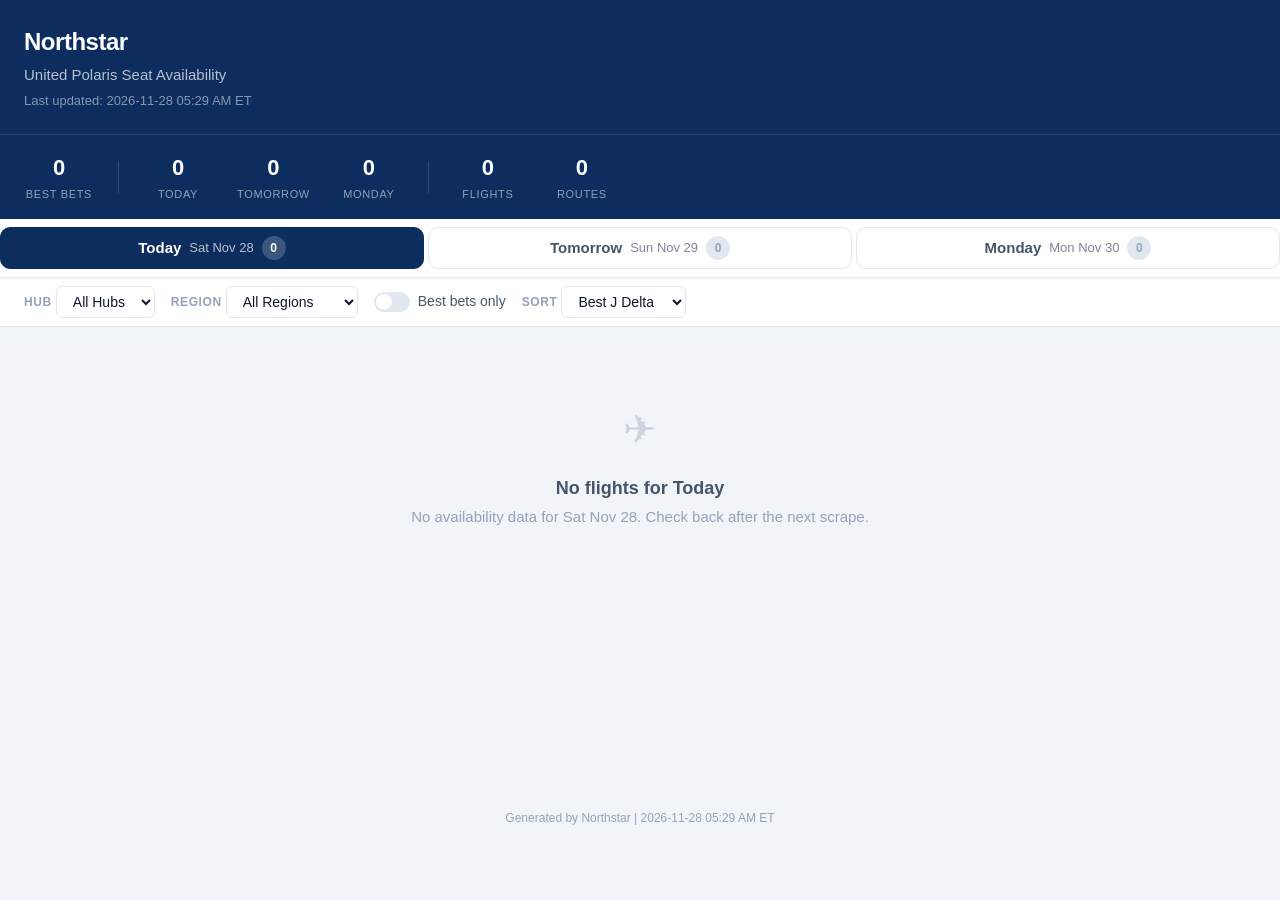
<file: index.html>
<!DOCTYPE html>
<html lang="en">
<head>
  <meta charset="UTF-8">
  <meta name="viewport" content="width=device-width, initial-scale=1.0">
  <title>Northstar — United Seat Availability</title>
  <link rel="stylesheet" href="style.css">
</head>
<body>

  <!-- Header -->
  <header class="site-header">
    <div class="container">
      <h1 class="site-title">Northstar</h1>
      <p class="site-subtitle">United Polaris Seat Availability</p>
      <p class="site-timestamp">Last updated: 2026-11-28 05:29 AM ET</p>
    </div>
  </header>

  <!-- Summary Strip -->
  <div class="summary-strip">
    <div class="container summary-strip__inner">
      <div class="summary-stat">
        <span class="summary-stat__value">0</span>
        <span class="summary-stat__label">Best Bets</span>
      </div>
      <div class="summary-divider"></div>
      
      <div class="summary-stat">
        <span class="summary-stat__value">0</span>
        <span class="summary-stat__label">Today</span>
      </div>
      
      <div class="summary-stat">
        <span class="summary-stat__value">0</span>
        <span class="summary-stat__label">Tomorrow</span>
      </div>
      
      <div class="summary-stat">
        <span class="summary-stat__value">0</span>
        <span class="summary-stat__label">Monday</span>
      </div>
      
      <div class="summary-divider"></div>
      <div class="summary-stat">
        <span class="summary-stat__value">0</span>
        <span class="summary-stat__label">Flights</span>
      </div>
      <div class="summary-stat">
        <span class="summary-stat__value">0</span>
        <span class="summary-stat__label">Routes</span>
      </div>
    </div>
  </div>

  <!-- Day Tabs (sticky) -->
  <nav class="day-tabs" id="day-tabs">
    <div class="container day-tabs__inner">
      
      <button
        class="day-tab day-tab--active"
        data-day="0"
        onclick="switchDay(0)"
      >
        <span class="day-tab__label">Today</span>
        <span class="day-tab__date">Sat Nov 28</span>
        <span class="day-tab__badge ">
          0
        </span>
      </button>
      
      <button
        class="day-tab "
        data-day="1"
        onclick="switchDay(1)"
      >
        <span class="day-tab__label">Tomorrow</span>
        <span class="day-tab__date">Sun Nov 29</span>
        <span class="day-tab__badge ">
          0
        </span>
      </button>
      
      <button
        class="day-tab "
        data-day="2"
        onclick="switchDay(2)"
      >
        <span class="day-tab__label">Monday</span>
        <span class="day-tab__date">Mon Nov 30</span>
        <span class="day-tab__badge ">
          0
        </span>
      </button>
      
    </div>
  </nav>

  <!-- Filter Bar -->
  <div class="filter-bar">
    <div class="container filter-bar__inner">
      <div class="filter-group">
        <label class="filter-label" for="hub-filter">Hub</label>
        <select id="hub-filter" class="filter-select" onchange="applyFilters()">
          <option value="all">All Hubs</option>
          
        </select>
      </div>

      <div class="filter-group">
        <label class="filter-label" for="region-filter">Region</label>
        <select id="region-filter" class="filter-select" onchange="applyFilters()">
          <option value="all">All Regions</option>
          
          <option value="africa">Africa</option>
          
          <option value="asia">Asia</option>
          
          <option value="europe">Europe</option>
          
          <option value="latin_america">Latin America</option>
          
          <option value="middle_east">Middle East</option>
          
          <option value="oceania">Oceania</option>
          
        </select>
      </div>

      <div class="filter-group">
        <label class="toggle">
          <input type="checkbox" id="best-bets-toggle" onchange="applyFilters()">
          <span class="toggle__slider"></span>
          <span class="toggle__label">Best bets only</span>
        </label>
      </div>

      <div class="filter-group">
        <label class="filter-label" for="sort-select">Sort</label>
        <select id="sort-select" class="filter-select" onchange="applySort()">
          <option value="delta-desc">Best J Delta</option>
          <option value="route-asc">Route Name</option>
          <option value="flights-desc">Flight Count</option>
        </select>
      </div>
    </div>
  </div>

  <!-- Day Panels -->
  <main class="container main-content">
    
    <div
      class="day-panel day-panel--active"
      id="day-panel-0"
      data-day="0"
    >
      
      <div class="empty-state">
        <div class="empty-state__icon">&#9992;</div>
        <p class="empty-state__title">No flights for Today</p>
        <p class="empty-state__text">No availability data for Sat Nov 28. Check back after the next scrape.</p>
      </div>
      
    </div>
    
    <div
      class="day-panel "
      id="day-panel-1"
      data-day="1"
    >
      
      <div class="empty-state">
        <div class="empty-state__icon">&#9992;</div>
        <p class="empty-state__title">No flights for Tomorrow</p>
        <p class="empty-state__text">No availability data for Sun Nov 29. Check back after the next scrape.</p>
      </div>
      
    </div>
    
    <div
      class="day-panel "
      id="day-panel-2"
      data-day="2"
    >
      
      <div class="empty-state">
        <div class="empty-state__icon">&#9992;</div>
        <p class="empty-state__title">No flights for Monday</p>
        <p class="empty-state__text">No availability data for Mon Nov 30. Check back after the next scrape.</p>
      </div>
      
    </div>
    
  </main>

  <footer class="site-footer">
    <p>Generated by Northstar | 2026-11-28 05:29 AM ET</p>
  </footer>

  <script>
  var currentDay = 0;

  function switchDay(dayIndex) {
    currentDay = dayIndex;
    document.querySelectorAll('.day-tab').forEach(function(tab) {
      tab.classList.toggle('day-tab--active', parseInt(tab.dataset.day) === dayIndex);
    });
    document.querySelectorAll('.day-panel').forEach(function(panel) {
      panel.classList.toggle('day-panel--active', parseInt(panel.dataset.day) === dayIndex);
    });
    applyFilters();
  }

  function applyFilters() {
    var hub = document.getElementById('hub-filter').value;
    var region = document.getElementById('region-filter').value;
    var bestOnly = document.getElementById('best-bets-toggle').checked;
    var panel = document.getElementById('day-panel-' + currentDay);
    if (!panel) return;

    var groups = panel.querySelectorAll('.route-group');
    var visibleCount = 0;

    groups.forEach(function(group) {
      var matchHub = hub === 'all' || group.dataset.hub === hub;
      var matchRegion = region === 'all' || group.dataset.region === region;
      var matchBest = !bestOnly || parseInt(group.dataset.delta) >= 3;
      var visible = matchHub && matchRegion && matchBest;
      group.style.display = visible ? '' : 'none';
      if (visible) visibleCount++;
    });

    var emptyState = panel.querySelector('.empty-state--filtered');
    if (visibleCount === 0 && groups.length > 0) {
      if (!emptyState) {
        emptyState = document.createElement('div');
        emptyState.className = 'empty-state empty-state--filtered';
        emptyState.innerHTML = '<div class="empty-state__icon">&#128269;</div>'
          + '<p class="empty-state__title">No matching routes</p>'
          + '<p class="empty-state__text">Try adjusting your filters.</p>';
        var list = panel.querySelector('.route-list');
        if (list) list.after(emptyState);
      }
      emptyState.style.display = '';
    } else if (emptyState) {
      emptyState.style.display = 'none';
    }
  }

  function applySort() {
    var sortValue = document.getElementById('sort-select').value;
    var panel = document.getElementById('day-panel-' + currentDay);
    if (!panel) return;

    var list = panel.querySelector('.route-list');
    if (!list) return;

    var groups = Array.from(list.querySelectorAll('.route-group'));
    groups.sort(function(a, b) {
      switch (sortValue) {
        case 'delta-desc':
          return parseInt(b.dataset.delta) - parseInt(a.dataset.delta);
        case 'route-asc':
          return a.dataset.route.localeCompare(b.dataset.route);
        case 'flights-desc':
          return parseInt(b.dataset.flights) - parseInt(a.dataset.flights);
        default:
          return 0;
      }
    });
    groups.forEach(function(g) { list.appendChild(g); });
  }
  </script>
</body>
</html>
</file>
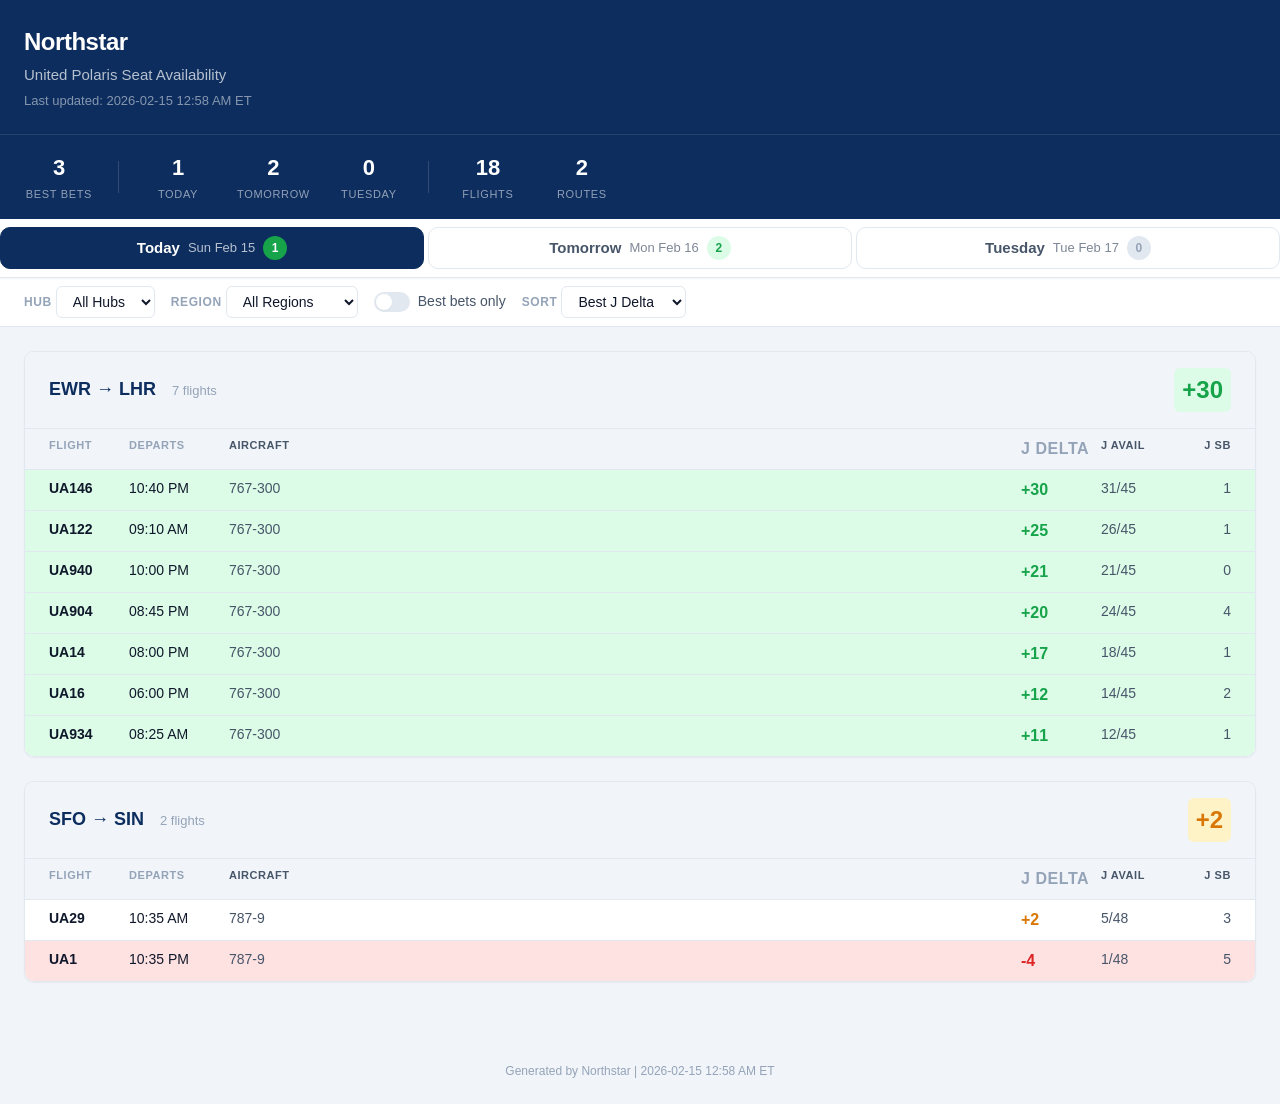
<file: docs/index.html>
<!DOCTYPE html>
<html lang="en">
<head>
  <meta charset="UTF-8">
  <meta name="viewport" content="width=device-width, initial-scale=1.0">
  <title>Northstar — United Seat Availability</title>
  <link rel="stylesheet" href="style.css">
</head>
<body>

  <!-- Header -->
  <header class="site-header">
    <div class="container">
      <h1 class="site-title">Northstar</h1>
      <p class="site-subtitle">United Polaris Seat Availability</p>
      <p class="site-timestamp">Last updated: 2026-02-15 12:58 AM ET</p>
    </div>
  </header>

  <!-- Summary Strip -->
  <div class="summary-strip">
    <div class="container summary-strip__inner">
      <div class="summary-stat">
        <span class="summary-stat__value">3</span>
        <span class="summary-stat__label">Best Bets</span>
      </div>
      <div class="summary-divider"></div>
      
      <div class="summary-stat">
        <span class="summary-stat__value">1</span>
        <span class="summary-stat__label">Today</span>
      </div>
      
      <div class="summary-stat">
        <span class="summary-stat__value">2</span>
        <span class="summary-stat__label">Tomorrow</span>
      </div>
      
      <div class="summary-stat">
        <span class="summary-stat__value">0</span>
        <span class="summary-stat__label">Tuesday</span>
      </div>
      
      <div class="summary-divider"></div>
      <div class="summary-stat">
        <span class="summary-stat__value">18</span>
        <span class="summary-stat__label">Flights</span>
      </div>
      <div class="summary-stat">
        <span class="summary-stat__value">2</span>
        <span class="summary-stat__label">Routes</span>
      </div>
    </div>
  </div>

  <!-- Day Tabs (sticky) -->
  <nav class="day-tabs" id="day-tabs">
    <div class="container day-tabs__inner">
      
      <button
        class="day-tab day-tab--active"
        data-day="0"
        onclick="switchDay(0)"
      >
        <span class="day-tab__label">Today</span>
        <span class="day-tab__date">Sun Feb 15</span>
        <span class="day-tab__badge day-tab__badge--has-bets">
          1
        </span>
      </button>
      
      <button
        class="day-tab "
        data-day="1"
        onclick="switchDay(1)"
      >
        <span class="day-tab__label">Tomorrow</span>
        <span class="day-tab__date">Mon Feb 16</span>
        <span class="day-tab__badge day-tab__badge--has-bets">
          2
        </span>
      </button>
      
      <button
        class="day-tab "
        data-day="2"
        onclick="switchDay(2)"
      >
        <span class="day-tab__label">Tuesday</span>
        <span class="day-tab__date">Tue Feb 17</span>
        <span class="day-tab__badge ">
          0
        </span>
      </button>
      
    </div>
  </nav>

  <!-- Filter Bar -->
  <div class="filter-bar">
    <div class="container filter-bar__inner">
      <div class="filter-group">
        <label class="filter-label" for="hub-filter">Hub</label>
        <select id="hub-filter" class="filter-select" onchange="applyFilters()">
          <option value="all">All Hubs</option>
          
          <option value="EWR">EWR</option>
          
          <option value="SFO">SFO</option>
          
        </select>
      </div>

      <div class="filter-group">
        <label class="filter-label" for="region-filter">Region</label>
        <select id="region-filter" class="filter-select" onchange="applyFilters()">
          <option value="all">All Regions</option>
          
          <option value="africa">Africa</option>
          
          <option value="asia">Asia</option>
          
          <option value="europe">Europe</option>
          
          <option value="latin_america">Latin America</option>
          
          <option value="middle_east">Middle East</option>
          
          <option value="oceania">Oceania</option>
          
        </select>
      </div>

      <div class="filter-group">
        <label class="toggle">
          <input type="checkbox" id="best-bets-toggle" onchange="applyFilters()">
          <span class="toggle__slider"></span>
          <span class="toggle__label">Best bets only</span>
        </label>
      </div>

      <div class="filter-group">
        <label class="filter-label" for="sort-select">Sort</label>
        <select id="sort-select" class="filter-select" onchange="applySort()">
          <option value="delta-desc">Best J Delta</option>
          <option value="route-asc">Route Name</option>
          <option value="flights-desc">Flight Count</option>
        </select>
      </div>
    </div>
  </div>

  <!-- Day Panels -->
  <main class="container main-content">
    
    <div
      class="day-panel day-panel--active"
      id="day-panel-0"
      data-day="0"
    >
      
      <div class="route-list" id="route-list-0">
        
        <div
          class="route-group"
          data-hub="EWR"
          data-region="europe"
          data-delta="30"
          data-route="EWR-LHR"
          data-flights="7"
        >
          <div class="route-group__header">
            <div class="route-group__left">
              <a href="routes/EWR-LHR.html" class="route-group__name">EWR &rarr; LHR</a>
              <span class="route-group__meta">7 flights</span>
            </div>
            <div class="route-group__best-delta route-group__best-delta--positive">
              +30
            </div>
          </div>
          <div class="flight-table">
            <div class="flight-table__header">
              <span class="flight-col flight-col--flight">Flight</span>
              <span class="flight-col flight-col--time">Departs</span>
              <span class="flight-col flight-col--aircraft">Aircraft</span>
              <span class="flight-col flight-col--delta">J Delta</span>
              <span class="flight-col flight-col--avail">J Avail</span>
              <span class="flight-col flight-col--sb">J SB</span>
            </div>
            
            <div class="flight-row flight-row--positive">
              <span class="flight-col flight-col--flight">UA146</span>
              <span class="flight-col flight-col--time">10:40 PM</span>
              <span class="flight-col flight-col--aircraft">767-300</span>
              <span class="flight-col flight-col--delta delta-positive">+30</span>
              <span class="flight-col flight-col--avail">31/45</span>
              <span class="flight-col flight-col--sb">1</span>
            </div>
            
            <div class="flight-row flight-row--positive">
              <span class="flight-col flight-col--flight">UA122</span>
              <span class="flight-col flight-col--time">09:10 AM</span>
              <span class="flight-col flight-col--aircraft">767-300</span>
              <span class="flight-col flight-col--delta delta-positive">+25</span>
              <span class="flight-col flight-col--avail">26/45</span>
              <span class="flight-col flight-col--sb">1</span>
            </div>
            
            <div class="flight-row flight-row--positive">
              <span class="flight-col flight-col--flight">UA940</span>
              <span class="flight-col flight-col--time">10:00 PM</span>
              <span class="flight-col flight-col--aircraft">767-300</span>
              <span class="flight-col flight-col--delta delta-positive">+21</span>
              <span class="flight-col flight-col--avail">21/45</span>
              <span class="flight-col flight-col--sb">0</span>
            </div>
            
            <div class="flight-row flight-row--positive">
              <span class="flight-col flight-col--flight">UA904</span>
              <span class="flight-col flight-col--time">08:45 PM</span>
              <span class="flight-col flight-col--aircraft">767-300</span>
              <span class="flight-col flight-col--delta delta-positive">+20</span>
              <span class="flight-col flight-col--avail">24/45</span>
              <span class="flight-col flight-col--sb">4</span>
            </div>
            
            <div class="flight-row flight-row--positive">
              <span class="flight-col flight-col--flight">UA14</span>
              <span class="flight-col flight-col--time">08:00 PM</span>
              <span class="flight-col flight-col--aircraft">767-300</span>
              <span class="flight-col flight-col--delta delta-positive">+17</span>
              <span class="flight-col flight-col--avail">18/45</span>
              <span class="flight-col flight-col--sb">1</span>
            </div>
            
            <div class="flight-row flight-row--positive">
              <span class="flight-col flight-col--flight">UA16</span>
              <span class="flight-col flight-col--time">06:00 PM</span>
              <span class="flight-col flight-col--aircraft">767-300</span>
              <span class="flight-col flight-col--delta delta-positive">+12</span>
              <span class="flight-col flight-col--avail">14/45</span>
              <span class="flight-col flight-col--sb">2</span>
            </div>
            
            <div class="flight-row flight-row--positive">
              <span class="flight-col flight-col--flight">UA934</span>
              <span class="flight-col flight-col--time">08:25 AM</span>
              <span class="flight-col flight-col--aircraft">767-300</span>
              <span class="flight-col flight-col--delta delta-positive">+11</span>
              <span class="flight-col flight-col--avail">12/45</span>
              <span class="flight-col flight-col--sb">1</span>
            </div>
            
          </div>
        </div>
        
        <div
          class="route-group"
          data-hub="SFO"
          data-region="asia"
          data-delta="2"
          data-route="SFO-SIN"
          data-flights="2"
        >
          <div class="route-group__header">
            <div class="route-group__left">
              <a href="routes/SFO-SIN.html" class="route-group__name">SFO &rarr; SIN</a>
              <span class="route-group__meta">2 flights</span>
            </div>
            <div class="route-group__best-delta route-group__best-delta--neutral">
              +2
            </div>
          </div>
          <div class="flight-table">
            <div class="flight-table__header">
              <span class="flight-col flight-col--flight">Flight</span>
              <span class="flight-col flight-col--time">Departs</span>
              <span class="flight-col flight-col--aircraft">Aircraft</span>
              <span class="flight-col flight-col--delta">J Delta</span>
              <span class="flight-col flight-col--avail">J Avail</span>
              <span class="flight-col flight-col--sb">J SB</span>
            </div>
            
            <div class="flight-row flight-row--neutral">
              <span class="flight-col flight-col--flight">UA29</span>
              <span class="flight-col flight-col--time">10:35 AM</span>
              <span class="flight-col flight-col--aircraft">787-9</span>
              <span class="flight-col flight-col--delta delta-neutral">+2</span>
              <span class="flight-col flight-col--avail">5/48</span>
              <span class="flight-col flight-col--sb">3</span>
            </div>
            
            <div class="flight-row flight-row--negative">
              <span class="flight-col flight-col--flight">UA1</span>
              <span class="flight-col flight-col--time">10:35 PM</span>
              <span class="flight-col flight-col--aircraft">787-9</span>
              <span class="flight-col flight-col--delta delta-negative">-4</span>
              <span class="flight-col flight-col--avail">1/48</span>
              <span class="flight-col flight-col--sb">5</span>
            </div>
            
          </div>
        </div>
        
      </div>
      
    </div>
    
    <div
      class="day-panel "
      id="day-panel-1"
      data-day="1"
    >
      
      <div class="route-list" id="route-list-1">
        
        <div
          class="route-group"
          data-hub="EWR"
          data-region="europe"
          data-delta="23"
          data-route="EWR-LHR"
          data-flights="7"
        >
          <div class="route-group__header">
            <div class="route-group__left">
              <a href="routes/EWR-LHR.html" class="route-group__name">EWR &rarr; LHR</a>
              <span class="route-group__meta">7 flights</span>
            </div>
            <div class="route-group__best-delta route-group__best-delta--positive">
              +23
            </div>
          </div>
          <div class="flight-table">
            <div class="flight-table__header">
              <span class="flight-col flight-col--flight">Flight</span>
              <span class="flight-col flight-col--time">Departs</span>
              <span class="flight-col flight-col--aircraft">Aircraft</span>
              <span class="flight-col flight-col--delta">J Delta</span>
              <span class="flight-col flight-col--avail">J Avail</span>
              <span class="flight-col flight-col--sb">J SB</span>
            </div>
            
            <div class="flight-row flight-row--positive">
              <span class="flight-col flight-col--flight">UA146</span>
              <span class="flight-col flight-col--time">10:40 PM</span>
              <span class="flight-col flight-col--aircraft">767-300</span>
              <span class="flight-col flight-col--delta delta-positive">+23</span>
              <span class="flight-col flight-col--avail">25/45</span>
              <span class="flight-col flight-col--sb">2</span>
            </div>
            
            <div class="flight-row flight-row--positive">
              <span class="flight-col flight-col--flight">UA940</span>
              <span class="flight-col flight-col--time">10:00 PM</span>
              <span class="flight-col flight-col--aircraft">767-300</span>
              <span class="flight-col flight-col--delta delta-positive">+22</span>
              <span class="flight-col flight-col--avail">24/45</span>
              <span class="flight-col flight-col--sb">2</span>
            </div>
            
            <div class="flight-row flight-row--positive">
              <span class="flight-col flight-col--flight">UA122</span>
              <span class="flight-col flight-col--time">09:10 AM</span>
              <span class="flight-col flight-col--aircraft">767-300</span>
              <span class="flight-col flight-col--delta delta-positive">+20</span>
              <span class="flight-col flight-col--avail">20/45</span>
              <span class="flight-col flight-col--sb">0</span>
            </div>
            
            <div class="flight-row flight-row--positive">
              <span class="flight-col flight-col--flight">UA14</span>
              <span class="flight-col flight-col--time">08:00 PM</span>
              <span class="flight-col flight-col--aircraft">767-300</span>
              <span class="flight-col flight-col--delta delta-positive">+15</span>
              <span class="flight-col flight-col--avail">16/45</span>
              <span class="flight-col flight-col--sb">1</span>
            </div>
            
            <div class="flight-row flight-row--positive">
              <span class="flight-col flight-col--flight">UA16</span>
              <span class="flight-col flight-col--time">06:00 PM</span>
              <span class="flight-col flight-col--aircraft">767-300</span>
              <span class="flight-col flight-col--delta delta-positive">+13</span>
              <span class="flight-col flight-col--avail">14/45</span>
              <span class="flight-col flight-col--sb">1</span>
            </div>
            
            <div class="flight-row flight-row--positive">
              <span class="flight-col flight-col--flight">UA904</span>
              <span class="flight-col flight-col--time">08:45 PM</span>
              <span class="flight-col flight-col--aircraft">767-300</span>
              <span class="flight-col flight-col--delta delta-positive">+11</span>
              <span class="flight-col flight-col--avail">11/45</span>
              <span class="flight-col flight-col--sb">0</span>
            </div>
            
            <div class="flight-row flight-row--positive">
              <span class="flight-col flight-col--flight">UA934</span>
              <span class="flight-col flight-col--time">08:25 AM</span>
              <span class="flight-col flight-col--aircraft">767-300</span>
              <span class="flight-col flight-col--delta delta-positive">+8</span>
              <span class="flight-col flight-col--avail">8/45</span>
              <span class="flight-col flight-col--sb">0</span>
            </div>
            
          </div>
        </div>
        
        <div
          class="route-group"
          data-hub="SFO"
          data-region="asia"
          data-delta="7"
          data-route="SFO-SIN"
          data-flights="2"
        >
          <div class="route-group__header">
            <div class="route-group__left">
              <a href="routes/SFO-SIN.html" class="route-group__name">SFO &rarr; SIN</a>
              <span class="route-group__meta">2 flights</span>
            </div>
            <div class="route-group__best-delta route-group__best-delta--positive">
              +7
            </div>
          </div>
          <div class="flight-table">
            <div class="flight-table__header">
              <span class="flight-col flight-col--flight">Flight</span>
              <span class="flight-col flight-col--time">Departs</span>
              <span class="flight-col flight-col--aircraft">Aircraft</span>
              <span class="flight-col flight-col--delta">J Delta</span>
              <span class="flight-col flight-col--avail">J Avail</span>
              <span class="flight-col flight-col--sb">J SB</span>
            </div>
            
            <div class="flight-row flight-row--positive">
              <span class="flight-col flight-col--flight">UA1</span>
              <span class="flight-col flight-col--time">10:35 PM</span>
              <span class="flight-col flight-col--aircraft">787-9</span>
              <span class="flight-col flight-col--delta delta-positive">+7</span>
              <span class="flight-col flight-col--avail">8/48</span>
              <span class="flight-col flight-col--sb">1</span>
            </div>
            
            <div class="flight-row flight-row--positive">
              <span class="flight-col flight-col--flight">UA29</span>
              <span class="flight-col flight-col--time">10:35 AM</span>
              <span class="flight-col flight-col--aircraft">787-9</span>
              <span class="flight-col flight-col--delta delta-positive">+6</span>
              <span class="flight-col flight-col--avail">14/48</span>
              <span class="flight-col flight-col--sb">8</span>
            </div>
            
          </div>
        </div>
        
      </div>
      
    </div>
    
    <div
      class="day-panel "
      id="day-panel-2"
      data-day="2"
    >
      
      <div class="empty-state">
        <div class="empty-state__icon">&#9992;</div>
        <p class="empty-state__title">No flights for Tuesday</p>
        <p class="empty-state__text">No availability data for Tue Feb 17. Check back after the next scrape.</p>
      </div>
      
    </div>
    
  </main>

  <footer class="site-footer">
    <p>Generated by Northstar | 2026-02-15 12:58 AM ET</p>
  </footer>

  <script>
  var currentDay = 0;

  function switchDay(dayIndex) {
    currentDay = dayIndex;
    document.querySelectorAll('.day-tab').forEach(function(tab) {
      tab.classList.toggle('day-tab--active', parseInt(tab.dataset.day) === dayIndex);
    });
    document.querySelectorAll('.day-panel').forEach(function(panel) {
      panel.classList.toggle('day-panel--active', parseInt(panel.dataset.day) === dayIndex);
    });
    applyFilters();
  }

  function applyFilters() {
    var hub = document.getElementById('hub-filter').value;
    var region = document.getElementById('region-filter').value;
    var bestOnly = document.getElementById('best-bets-toggle').checked;
    var panel = document.getElementById('day-panel-' + currentDay);
    if (!panel) return;

    var groups = panel.querySelectorAll('.route-group');
    var visibleCount = 0;

    groups.forEach(function(group) {
      var matchHub = hub === 'all' || group.dataset.hub === hub;
      var matchRegion = region === 'all' || group.dataset.region === region;
      var matchBest = !bestOnly || parseInt(group.dataset.delta) >= 3;
      var visible = matchHub && matchRegion && matchBest;
      group.style.display = visible ? '' : 'none';
      if (visible) visibleCount++;
    });

    var emptyState = panel.querySelector('.empty-state--filtered');
    if (visibleCount === 0 && groups.length > 0) {
      if (!emptyState) {
        emptyState = document.createElement('div');
        emptyState.className = 'empty-state empty-state--filtered';
        emptyState.innerHTML = '<div class="empty-state__icon">&#128269;</div>'
          + '<p class="empty-state__title">No matching routes</p>'
          + '<p class="empty-state__text">Try adjusting your filters.</p>';
        var list = panel.querySelector('.route-list');
        if (list) list.after(emptyState);
      }
      emptyState.style.display = '';
    } else if (emptyState) {
      emptyState.style.display = 'none';
    }
  }

  function applySort() {
    var sortValue = document.getElementById('sort-select').value;
    var panel = document.getElementById('day-panel-' + currentDay);
    if (!panel) return;

    var list = panel.querySelector('.route-list');
    if (!list) return;

    var groups = Array.from(list.querySelectorAll('.route-group'));
    groups.sort(function(a, b) {
      switch (sortValue) {
        case 'delta-desc':
          return parseInt(b.dataset.delta) - parseInt(a.dataset.delta);
        case 'route-asc':
          return a.dataset.route.localeCompare(b.dataset.route);
        case 'flights-desc':
          return parseInt(b.dataset.flights) - parseInt(a.dataset.flights);
        default:
          return 0;
      }
    });
    groups.forEach(function(g) { list.appendChild(g); });
  }
  </script>
</body>
</html>
</file>
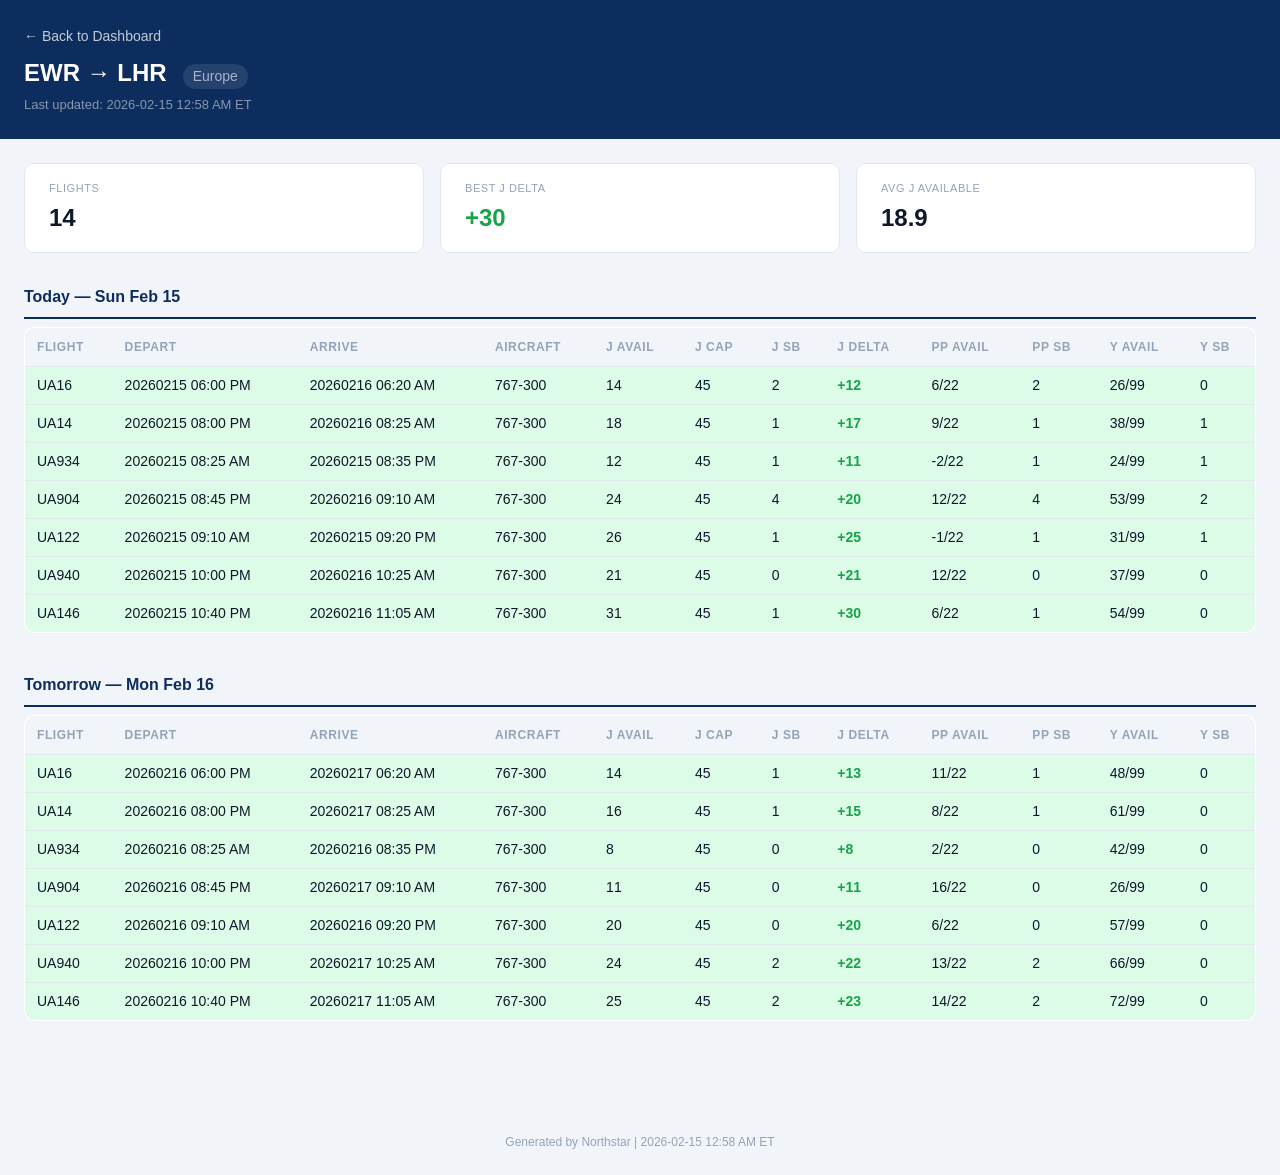
<file: routes/EWR-LHR.html>
<!DOCTYPE html>
<html lang="en">
<head>
  <meta charset="UTF-8">
  <meta name="viewport" content="width=device-width, initial-scale=1.0">
  <title>EWR-LHR — Northstar</title>
  <link rel="stylesheet" href="../style.css">
</head>
<body>

  <header class="site-header">
    <div class="container">
      <a href="../index.html" class="back-link">&larr; Back to Dashboard</a>
      <div class="route-header">
        <h1 class="route-header__title">EWR &rarr; LHR</h1>
        <span class="route-header__region">Europe</span>
      </div>
      <p class="site-timestamp">Last updated: 2026-02-15 12:58 AM ET</p>
    </div>
  </header>

  <div class="container" style="padding-top: var(--space-lg); padding-bottom: var(--space-2xl);">

    <div class="stats-row">
      <div class="stat-card">
        <div class="stat-card__label">Flights</div>
        <div class="stat-card__value">14</div>
      </div>
      <div class="stat-card">
        <div class="stat-card__label">Best J Delta</div>
        <div class="stat-card__value" style="color: var(--green)">
          
          +30
        </div>
      </div>
      <div class="stat-card">
        <div class="stat-card__label">Avg J Available</div>
        <div class="stat-card__value">
          18.9
        </div>
      </div>
    </div>

    
    <div class="day-group">
      <h2 class="day-group__heading">Today &mdash; Sun Feb 15</h2>
      <table class="data-table" id="table-1">
        <thead>
          <tr>
            <th>Flight</th>
            <th>Depart</th>
            <th>Arrive</th>
            <th>Aircraft</th>
            <th>J Avail</th>
            <th>J Cap</th>
            <th>J SB</th>
            <th>J Delta</th>
            <th>PP Avail</th>
            <th>PP SB</th>
            <th>Y Avail</th>
            <th>Y SB</th>
          </tr>
        </thead>
        <tbody>
          
          <tr class="row-best">
            <td>UA16</td>
            <td>20260215 06:00 PM</td>
            <td>20260216 06:20 AM</td>
            <td>767-300</td>
            <td>14</td>
            <td>45</td>
            <td>2</td>
            <td class="delta-positive" style="font-weight:800">
              +12
            </td>
            <td>6/22</td>
            <td>2</td>
            <td>26/99</td>
            <td>0</td>
          </tr>
          
          <tr class="row-best">
            <td>UA14</td>
            <td>20260215 08:00 PM</td>
            <td>20260216 08:25 AM</td>
            <td>767-300</td>
            <td>18</td>
            <td>45</td>
            <td>1</td>
            <td class="delta-positive" style="font-weight:800">
              +17
            </td>
            <td>9/22</td>
            <td>1</td>
            <td>38/99</td>
            <td>1</td>
          </tr>
          
          <tr class="row-best">
            <td>UA934</td>
            <td>20260215 08:25 AM</td>
            <td>20260215 08:35 PM</td>
            <td>767-300</td>
            <td>12</td>
            <td>45</td>
            <td>1</td>
            <td class="delta-positive" style="font-weight:800">
              +11
            </td>
            <td>-2/22</td>
            <td>1</td>
            <td>24/99</td>
            <td>1</td>
          </tr>
          
          <tr class="row-best">
            <td>UA904</td>
            <td>20260215 08:45 PM</td>
            <td>20260216 09:10 AM</td>
            <td>767-300</td>
            <td>24</td>
            <td>45</td>
            <td>4</td>
            <td class="delta-positive" style="font-weight:800">
              +20
            </td>
            <td>12/22</td>
            <td>4</td>
            <td>53/99</td>
            <td>2</td>
          </tr>
          
          <tr class="row-best">
            <td>UA122</td>
            <td>20260215 09:10 AM</td>
            <td>20260215 09:20 PM</td>
            <td>767-300</td>
            <td>26</td>
            <td>45</td>
            <td>1</td>
            <td class="delta-positive" style="font-weight:800">
              +25
            </td>
            <td>-1/22</td>
            <td>1</td>
            <td>31/99</td>
            <td>1</td>
          </tr>
          
          <tr class="row-best">
            <td>UA940</td>
            <td>20260215 10:00 PM</td>
            <td>20260216 10:25 AM</td>
            <td>767-300</td>
            <td>21</td>
            <td>45</td>
            <td>0</td>
            <td class="delta-positive" style="font-weight:800">
              +21
            </td>
            <td>12/22</td>
            <td>0</td>
            <td>37/99</td>
            <td>0</td>
          </tr>
          
          <tr class="row-best">
            <td>UA146</td>
            <td>20260215 10:40 PM</td>
            <td>20260216 11:05 AM</td>
            <td>767-300</td>
            <td>31</td>
            <td>45</td>
            <td>1</td>
            <td class="delta-positive" style="font-weight:800">
              +30
            </td>
            <td>6/22</td>
            <td>1</td>
            <td>54/99</td>
            <td>0</td>
          </tr>
          
        </tbody>
      </table>
    </div>
    
    <div class="day-group">
      <h2 class="day-group__heading">Tomorrow &mdash; Mon Feb 16</h2>
      <table class="data-table" id="table-2">
        <thead>
          <tr>
            <th>Flight</th>
            <th>Depart</th>
            <th>Arrive</th>
            <th>Aircraft</th>
            <th>J Avail</th>
            <th>J Cap</th>
            <th>J SB</th>
            <th>J Delta</th>
            <th>PP Avail</th>
            <th>PP SB</th>
            <th>Y Avail</th>
            <th>Y SB</th>
          </tr>
        </thead>
        <tbody>
          
          <tr class="row-best">
            <td>UA16</td>
            <td>20260216 06:00 PM</td>
            <td>20260217 06:20 AM</td>
            <td>767-300</td>
            <td>14</td>
            <td>45</td>
            <td>1</td>
            <td class="delta-positive" style="font-weight:800">
              +13
            </td>
            <td>11/22</td>
            <td>1</td>
            <td>48/99</td>
            <td>0</td>
          </tr>
          
          <tr class="row-best">
            <td>UA14</td>
            <td>20260216 08:00 PM</td>
            <td>20260217 08:25 AM</td>
            <td>767-300</td>
            <td>16</td>
            <td>45</td>
            <td>1</td>
            <td class="delta-positive" style="font-weight:800">
              +15
            </td>
            <td>8/22</td>
            <td>1</td>
            <td>61/99</td>
            <td>0</td>
          </tr>
          
          <tr class="row-best">
            <td>UA934</td>
            <td>20260216 08:25 AM</td>
            <td>20260216 08:35 PM</td>
            <td>767-300</td>
            <td>8</td>
            <td>45</td>
            <td>0</td>
            <td class="delta-positive" style="font-weight:800">
              +8
            </td>
            <td>2/22</td>
            <td>0</td>
            <td>42/99</td>
            <td>0</td>
          </tr>
          
          <tr class="row-best">
            <td>UA904</td>
            <td>20260216 08:45 PM</td>
            <td>20260217 09:10 AM</td>
            <td>767-300</td>
            <td>11</td>
            <td>45</td>
            <td>0</td>
            <td class="delta-positive" style="font-weight:800">
              +11
            </td>
            <td>16/22</td>
            <td>0</td>
            <td>26/99</td>
            <td>0</td>
          </tr>
          
          <tr class="row-best">
            <td>UA122</td>
            <td>20260216 09:10 AM</td>
            <td>20260216 09:20 PM</td>
            <td>767-300</td>
            <td>20</td>
            <td>45</td>
            <td>0</td>
            <td class="delta-positive" style="font-weight:800">
              +20
            </td>
            <td>6/22</td>
            <td>0</td>
            <td>57/99</td>
            <td>0</td>
          </tr>
          
          <tr class="row-best">
            <td>UA940</td>
            <td>20260216 10:00 PM</td>
            <td>20260217 10:25 AM</td>
            <td>767-300</td>
            <td>24</td>
            <td>45</td>
            <td>2</td>
            <td class="delta-positive" style="font-weight:800">
              +22
            </td>
            <td>13/22</td>
            <td>2</td>
            <td>66/99</td>
            <td>0</td>
          </tr>
          
          <tr class="row-best">
            <td>UA146</td>
            <td>20260216 10:40 PM</td>
            <td>20260217 11:05 AM</td>
            <td>767-300</td>
            <td>25</td>
            <td>45</td>
            <td>2</td>
            <td class="delta-positive" style="font-weight:800">
              +23
            </td>
            <td>14/22</td>
            <td>2</td>
            <td>72/99</td>
            <td>0</td>
          </tr>
          
        </tbody>
      </table>
    </div>
    

    
  </div>

  <footer class="site-footer">
    <p>Generated by Northstar | 2026-02-15 12:58 AM ET</p>
  </footer>

  <script>
  document.querySelectorAll('.data-table thead th').forEach(function(th, colIdx) {
    th.addEventListener('click', function() {
      var table = th.closest('table');
      var tbody = table.querySelector('tbody');
      var rows = Array.from(tbody.querySelectorAll('tr'));
      var isAsc = th.classList.contains('sort-asc');

      table.querySelectorAll('th').forEach(function(h) {
        h.classList.remove('sort-asc', 'sort-desc');
      });
      th.classList.add(isAsc ? 'sort-desc' : 'sort-asc');

      var dir = isAsc ? -1 : 1;
      rows.sort(function(a, b) {
        var va = a.cells[colIdx].textContent.trim();
        var vb = b.cells[colIdx].textContent.trim();
        var na = parseFloat(va.replace('+', '').replace('/', ''));
        var nb = parseFloat(vb.replace('+', '').replace('/', ''));
        if (!isNaN(na) && !isNaN(nb)) return (na - nb) * dir;
        return va.localeCompare(vb) * dir;
      });
      rows.forEach(function(r) { tbody.appendChild(r); });
    });
  });
  </script>
</body>
</html>
</file>
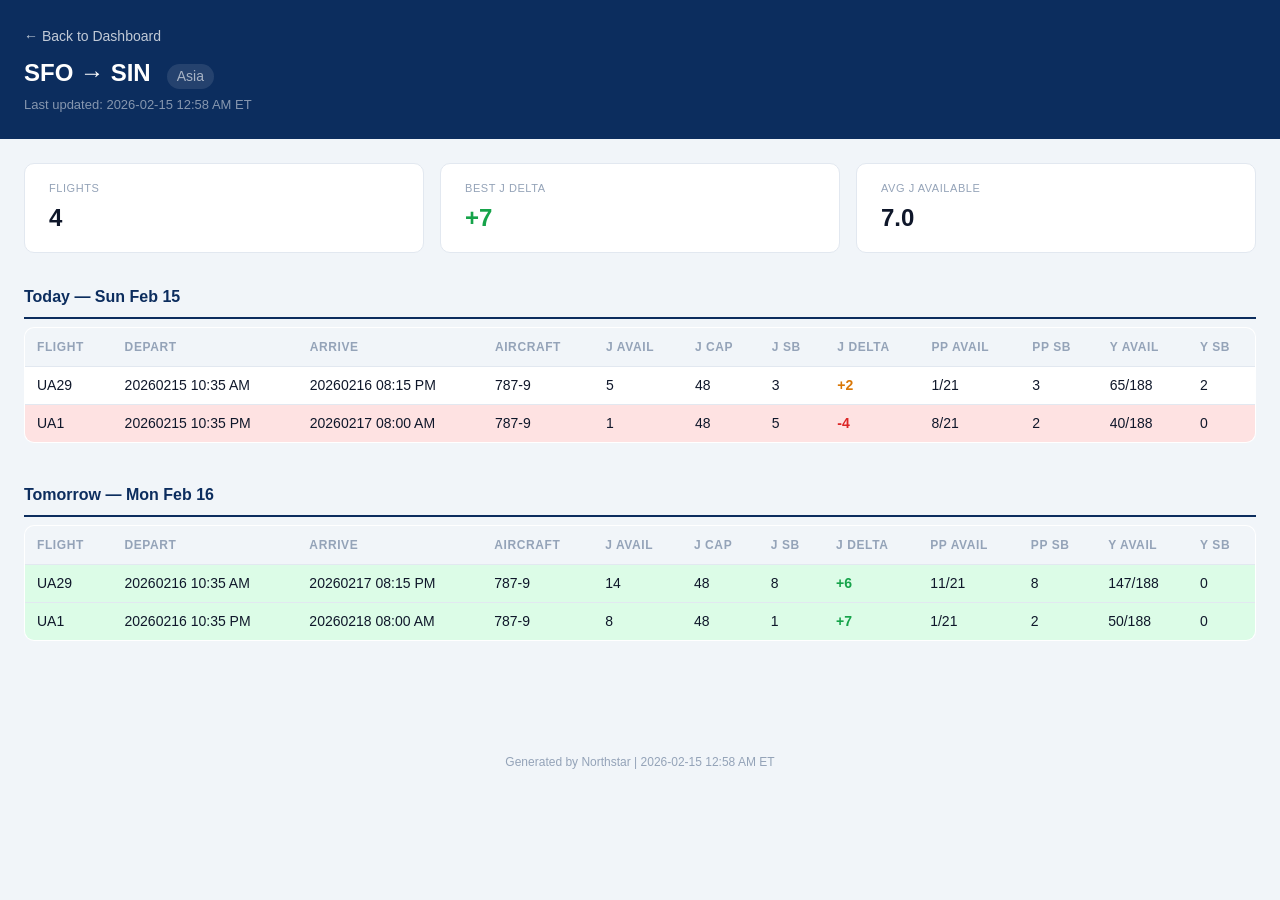
<file: routes/SFO-SIN.html>
<!DOCTYPE html>
<html lang="en">
<head>
  <meta charset="UTF-8">
  <meta name="viewport" content="width=device-width, initial-scale=1.0">
  <title>SFO-SIN — Northstar</title>
  <link rel="stylesheet" href="../style.css">
</head>
<body>

  <header class="site-header">
    <div class="container">
      <a href="../index.html" class="back-link">&larr; Back to Dashboard</a>
      <div class="route-header">
        <h1 class="route-header__title">SFO &rarr; SIN</h1>
        <span class="route-header__region">Asia</span>
      </div>
      <p class="site-timestamp">Last updated: 2026-02-15 12:58 AM ET</p>
    </div>
  </header>

  <div class="container" style="padding-top: var(--space-lg); padding-bottom: var(--space-2xl);">

    <div class="stats-row">
      <div class="stat-card">
        <div class="stat-card__label">Flights</div>
        <div class="stat-card__value">4</div>
      </div>
      <div class="stat-card">
        <div class="stat-card__label">Best J Delta</div>
        <div class="stat-card__value" style="color: var(--green)">
          
          +7
        </div>
      </div>
      <div class="stat-card">
        <div class="stat-card__label">Avg J Available</div>
        <div class="stat-card__value">
          7.0
        </div>
      </div>
    </div>

    
    <div class="day-group">
      <h2 class="day-group__heading">Today &mdash; Sun Feb 15</h2>
      <table class="data-table" id="table-1">
        <thead>
          <tr>
            <th>Flight</th>
            <th>Depart</th>
            <th>Arrive</th>
            <th>Aircraft</th>
            <th>J Avail</th>
            <th>J Cap</th>
            <th>J SB</th>
            <th>J Delta</th>
            <th>PP Avail</th>
            <th>PP SB</th>
            <th>Y Avail</th>
            <th>Y SB</th>
          </tr>
        </thead>
        <tbody>
          
          <tr class="row-ok">
            <td>UA29</td>
            <td>20260215 10:35 AM</td>
            <td>20260216 08:15 PM</td>
            <td>787-9</td>
            <td>5</td>
            <td>48</td>
            <td>3</td>
            <td class="delta-neutral" style="font-weight:800">
              +2
            </td>
            <td>1/21</td>
            <td>3</td>
            <td>65/188</td>
            <td>2</td>
          </tr>
          
          <tr class="row-trouble">
            <td>UA1</td>
            <td>20260215 10:35 PM</td>
            <td>20260217 08:00 AM</td>
            <td>787-9</td>
            <td>1</td>
            <td>48</td>
            <td>5</td>
            <td class="delta-negative" style="font-weight:800">
              -4
            </td>
            <td>8/21</td>
            <td>2</td>
            <td>40/188</td>
            <td>0</td>
          </tr>
          
        </tbody>
      </table>
    </div>
    
    <div class="day-group">
      <h2 class="day-group__heading">Tomorrow &mdash; Mon Feb 16</h2>
      <table class="data-table" id="table-2">
        <thead>
          <tr>
            <th>Flight</th>
            <th>Depart</th>
            <th>Arrive</th>
            <th>Aircraft</th>
            <th>J Avail</th>
            <th>J Cap</th>
            <th>J SB</th>
            <th>J Delta</th>
            <th>PP Avail</th>
            <th>PP SB</th>
            <th>Y Avail</th>
            <th>Y SB</th>
          </tr>
        </thead>
        <tbody>
          
          <tr class="row-best">
            <td>UA29</td>
            <td>20260216 10:35 AM</td>
            <td>20260217 08:15 PM</td>
            <td>787-9</td>
            <td>14</td>
            <td>48</td>
            <td>8</td>
            <td class="delta-positive" style="font-weight:800">
              +6
            </td>
            <td>11/21</td>
            <td>8</td>
            <td>147/188</td>
            <td>0</td>
          </tr>
          
          <tr class="row-best">
            <td>UA1</td>
            <td>20260216 10:35 PM</td>
            <td>20260218 08:00 AM</td>
            <td>787-9</td>
            <td>8</td>
            <td>48</td>
            <td>1</td>
            <td class="delta-positive" style="font-weight:800">
              +7
            </td>
            <td>1/21</td>
            <td>2</td>
            <td>50/188</td>
            <td>0</td>
          </tr>
          
        </tbody>
      </table>
    </div>
    

    
  </div>

  <footer class="site-footer">
    <p>Generated by Northstar | 2026-02-15 12:58 AM ET</p>
  </footer>

  <script>
  document.querySelectorAll('.data-table thead th').forEach(function(th, colIdx) {
    th.addEventListener('click', function() {
      var table = th.closest('table');
      var tbody = table.querySelector('tbody');
      var rows = Array.from(tbody.querySelectorAll('tr'));
      var isAsc = th.classList.contains('sort-asc');

      table.querySelectorAll('th').forEach(function(h) {
        h.classList.remove('sort-asc', 'sort-desc');
      });
      th.classList.add(isAsc ? 'sort-desc' : 'sort-asc');

      var dir = isAsc ? -1 : 1;
      rows.sort(function(a, b) {
        var va = a.cells[colIdx].textContent.trim();
        var vb = b.cells[colIdx].textContent.trim();
        var na = parseFloat(va.replace('+', '').replace('/', ''));
        var nb = parseFloat(vb.replace('+', '').replace('/', ''));
        if (!isNaN(na) && !isNaN(nb)) return (na - nb) * dir;
        return va.localeCompare(vb) * dir;
      });
      rows.forEach(function(r) { tbody.appendChild(r); });
    });
  });
  </script>
</body>
</html>
</file>
<file: style.css>
/* ============================================
   NORTHSTAR DESIGN SYSTEM
   ============================================ */

:root {
  /* Brand */
  --navy:       #0C2D5E;
  --navy-light: #1B4A8C;
  --blue:       #2563EB;
  --blue-light: #DBEAFE;

  /* Status */
  --green:        #16A34A;
  --green-bg:     #DCFCE7;
  --green-border: #4ADE80;
  --amber:        #D97706;
  --amber-bg:     #FEF3C7;
  --amber-border: #FBBF24;
  --red:          #DC2626;
  --red-bg:       #FEE2E2;
  --red-border:   #F87171;

  /* Neutrals */
  --bg:           #F1F5F9;
  --card-bg:      #FFFFFF;
  --border:       #E2E8F0;
  --border-light: #F1F5F9;
  --text:         #0F172A;
  --text-secondary: #475569;
  --text-dim:     #94A3B8;

  /* Typography */
  --font: -apple-system, BlinkMacSystemFont, "Segoe UI", Roboto, "Helvetica Neue", sans-serif;
  --font-mono: 'SF Mono', 'Fira Code', 'Consolas', monospace;

  /* Spacing */
  --space-xs: 0.25rem;
  --space-sm: 0.5rem;
  --space-md: 1rem;
  --space-lg: 1.5rem;
  --space-xl: 2rem;
  --space-2xl: 3rem;

  /* Radii */
  --radius-sm: 6px;
  --radius-md: 10px;
  --radius-lg: 14px;
  --radius-pill: 9999px;

  /* Shadows */
  --shadow-sm:  0 1px 2px rgba(0,0,0,0.05);
  --shadow-md:  0 2px 8px rgba(0,0,0,0.08);
  --shadow-lg:  0 4px 16px rgba(0,0,0,0.10);

  /* Transitions */
  --ease: cubic-bezier(0.4, 0, 0.2, 1);
  --duration: 200ms;
}

*, *::before, *::after { margin: 0; padding: 0; box-sizing: border-box; }

body {
  font-family: var(--font);
  background: var(--bg);
  color: var(--text);
  line-height: 1.5;
  -webkit-font-smoothing: antialiased;
}

a { color: inherit; text-decoration: none; }

.container {
  max-width: 1280px;
  margin: 0 auto;
  padding: 0 var(--space-lg);
}

/* ===== SITE HEADER ===== */
.site-header {
  background: var(--navy);
  color: white;
  padding: var(--space-lg) 0;
}
.site-title {
  font-size: 1.5rem;
  font-weight: 700;
  letter-spacing: -0.02em;
}
.site-subtitle {
  color: rgba(255,255,255,0.7);
  font-size: 0.9375rem;
  margin-top: var(--space-xs);
}
.site-timestamp {
  color: rgba(255,255,255,0.5);
  font-size: 0.8125rem;
  margin-top: var(--space-xs);
}

/* ===== SUMMARY STRIP ===== */
.summary-strip {
  background: var(--navy);
  border-top: 1px solid rgba(255,255,255,0.1);
  padding: var(--space-md) 0;
}
.summary-strip__inner {
  display: flex;
  align-items: center;
  gap: var(--space-lg);
  overflow-x: auto;
}
.summary-stat {
  display: flex;
  flex-direction: column;
  align-items: center;
  min-width: 70px;
}
.summary-stat__value {
  font-size: 1.375rem;
  font-weight: 700;
  color: white;
}
.summary-stat__label {
  font-size: 0.6875rem;
  text-transform: uppercase;
  letter-spacing: 0.06em;
  color: rgba(255,255,255,0.55);
  margin-top: 2px;
}
.summary-divider {
  width: 1px;
  height: 32px;
  background: rgba(255,255,255,0.15);
  flex-shrink: 0;
}

/* ===== DAY TABS (Sticky) ===== */
.day-tabs {
  position: sticky;
  top: 0;
  z-index: 100;
  background: white;
  border-bottom: 1px solid var(--border);
  box-shadow: var(--shadow-sm);
}
.day-tabs__inner {
  display: flex;
  gap: var(--space-xs);
  padding: var(--space-sm) 0;
}
.day-tab {
  flex: 1;
  display: flex;
  align-items: center;
  justify-content: center;
  gap: var(--space-sm);
  padding: var(--space-sm) var(--space-md);
  border: 1px solid var(--border);
  border-radius: var(--radius-md);
  background: white;
  cursor: pointer;
  font-family: var(--font);
  font-size: 0.9375rem;
  font-weight: 500;
  color: var(--text-secondary);
  transition: all var(--duration) var(--ease);
}
.day-tab:hover {
  border-color: var(--navy-light);
  color: var(--navy);
}
.day-tab--active {
  background: var(--navy);
  color: white;
  border-color: var(--navy);
}
.day-tab__label { font-weight: 600; }
.day-tab__date {
  font-size: 0.8125rem;
  opacity: 0.7;
}
.day-tab__badge {
  display: inline-flex;
  align-items: center;
  justify-content: center;
  min-width: 24px;
  height: 24px;
  padding: 0 6px;
  border-radius: var(--radius-pill);
  font-size: 0.75rem;
  font-weight: 700;
  background: var(--border);
  color: var(--text-dim);
}
.day-tab--active .day-tab__badge {
  background: rgba(255,255,255,0.2);
  color: white;
}
.day-tab__badge--has-bets {
  background: var(--green-bg);
  color: var(--green);
}
.day-tab--active .day-tab__badge--has-bets {
  background: var(--green);
  color: white;
}

/* ===== FILTER BAR ===== */
.filter-bar {
  background: white;
  border-bottom: 1px solid var(--border);
  padding: var(--space-sm) 0;
}
.filter-bar__inner {
  display: flex;
  align-items: center;
  gap: var(--space-md);
  flex-wrap: wrap;
}
.filter-group {
  display: flex;
  align-items: center;
  gap: var(--space-xs);
}
.filter-label {
  font-size: 0.75rem;
  font-weight: 600;
  text-transform: uppercase;
  letter-spacing: 0.05em;
  color: var(--text-dim);
}
.filter-select {
  padding: 0.375rem 0.75rem;
  border: 1px solid var(--border);
  border-radius: var(--radius-sm);
  background: white;
  font-family: var(--font);
  font-size: 0.875rem;
  color: var(--text);
  cursor: pointer;
  transition: border-color var(--duration) var(--ease);
}
.filter-select:hover,
.filter-select:focus {
  border-color: var(--navy-light);
  outline: none;
}

/* Toggle switch */
.toggle {
  display: flex;
  align-items: center;
  gap: var(--space-sm);
  cursor: pointer;
  user-select: none;
}
.toggle input { display: none; }
.toggle__slider {
  position: relative;
  width: 36px;
  height: 20px;
  background: var(--border);
  border-radius: var(--radius-pill);
  transition: background var(--duration) var(--ease);
}
.toggle__slider::after {
  content: '';
  position: absolute;
  top: 2px;
  left: 2px;
  width: 16px;
  height: 16px;
  background: white;
  border-radius: 50%;
  box-shadow: var(--shadow-sm);
  transition: transform var(--duration) var(--ease);
}
.toggle input:checked + .toggle__slider {
  background: var(--green);
}
.toggle input:checked + .toggle__slider::after {
  transform: translateX(16px);
}
.toggle__label {
  font-size: 0.875rem;
  font-weight: 500;
  color: var(--text-secondary);
}

/* ===== DAY PANELS ===== */
.day-panel { display: none; }
.day-panel--active { display: block; }

.main-content {
  padding-top: var(--space-lg);
  padding-bottom: var(--space-2xl);
  min-height: 50vh;
}

/* ===== ROUTE LIST ===== */
.route-list {
  display: flex;
  flex-direction: column;
  gap: var(--space-lg);
}

/* ===== ROUTE GROUP ===== */
.route-group {
  background: var(--card-bg);
  border: 1px solid var(--border);
  border-radius: var(--radius-md);
  overflow: hidden;
  box-shadow: var(--shadow-sm);
}

/* Route group header */
.route-group__header {
  display: flex;
  justify-content: space-between;
  align-items: center;
  padding: var(--space-md) var(--space-lg);
  border-bottom: 1px solid var(--border);
  background: var(--border-light);
}
.route-group__left {
  display: flex;
  align-items: baseline;
  gap: var(--space-md);
}
.route-group__name {
  font-size: 1.125rem;
  font-weight: 700;
  color: var(--navy);
  text-decoration: none;
}
.route-group__name:hover {
  text-decoration: underline;
}
.route-group__meta {
  font-size: 0.8125rem;
  color: var(--text-dim);
}
.route-group__best-delta {
  font-size: 1.5rem;
  font-weight: 800;
  font-variant-numeric: tabular-nums;
  padding: var(--space-xs) var(--space-sm);
  border-radius: var(--radius-sm);
}
.route-group__best-delta--positive {
  color: var(--green);
  background: var(--green-bg);
}
.route-group__best-delta--neutral {
  color: var(--amber);
  background: var(--amber-bg);
}
.route-group__best-delta--negative {
  color: var(--red);
  background: var(--red-bg);
}

/* Flight table (inline within route group) */
.flight-table {
  font-size: 0.875rem;
}
.flight-table__header {
  display: flex;
  padding: 0.5rem var(--space-lg);
  background: var(--border-light);
  border-bottom: 1px solid var(--border);
  font-size: 0.6875rem;
  font-weight: 600;
  text-transform: uppercase;
  letter-spacing: 0.05em;
  color: var(--text-dim);
}
.flight-row {
  display: flex;
  padding: 0.5rem var(--space-lg);
  border-bottom: 1px solid var(--border);
  transition: background var(--duration) var(--ease);
}
.flight-row:last-child {
  border-bottom: none;
}
.flight-row:hover {
  background: var(--bg);
}
.flight-row--positive {
  background: var(--green-bg);
}
.flight-row--positive:hover {
  background: #cbf5d8;
}
.flight-row--negative {
  background: var(--red-bg);
}
.flight-row--negative:hover {
  background: #fdd;
}

/* Column widths */
.flight-col {
  flex-shrink: 0;
}
.flight-col--flight {
  width: 80px;
  font-weight: 600;
}
.flight-col--time {
  width: 100px;
}
.flight-col--aircraft {
  flex: 1;
  min-width: 100px;
  color: var(--text-secondary);
}
.flight-col--delta {
  width: 80px;
  font-weight: 800;
  font-size: 1rem;
  font-variant-numeric: tabular-nums;
}
.flight-col--avail {
  width: 80px;
  color: var(--text-secondary);
  font-variant-numeric: tabular-nums;
}
.flight-col--sb {
  width: 50px;
  text-align: right;
  color: var(--text-secondary);
  font-variant-numeric: tabular-nums;
}

/* ===== EMPTY STATE ===== */
.empty-state {
  text-align: center;
  padding: var(--space-2xl) var(--space-lg);
  color: var(--text-dim);
}
.empty-state__icon {
  font-size: 2.5rem;
  margin-bottom: var(--space-md);
  opacity: 0.4;
}
.empty-state__title {
  font-size: 1.125rem;
  font-weight: 600;
  color: var(--text-secondary);
  margin-bottom: var(--space-xs);
}
.empty-state__text {
  font-size: 0.9375rem;
}

/* ===== FOOTER ===== */
.site-footer {
  text-align: center;
  color: var(--text-dim);
  font-size: 0.75rem;
  padding: var(--space-xl) 0 var(--space-lg);
}

/* ============================================
   ROUTE DETAIL PAGE
   ============================================ */

/* Back link */
.back-link {
  display: inline-flex;
  align-items: center;
  gap: var(--space-xs);
  font-size: 0.875rem;
  font-weight: 500;
  color: rgba(255,255,255,0.75);
  margin-bottom: var(--space-sm);
  transition: color var(--duration) var(--ease);
}
.back-link:hover { color: white; }

/* Route header */
.route-header {
  display: flex;
  align-items: baseline;
  gap: var(--space-md);
  flex-wrap: wrap;
}
.route-header__title {
  font-size: 1.5rem;
  font-weight: 700;
}
.route-header__region {
  font-size: 0.875rem;
  color: rgba(255,255,255,0.6);
  background: rgba(255,255,255,0.1);
  padding: 2px 10px;
  border-radius: var(--radius-pill);
}

/* Stats row */
.stats-row {
  display: flex;
  gap: var(--space-md);
  margin-bottom: var(--space-lg);
  flex-wrap: wrap;
}
.stat-card {
  background: var(--card-bg);
  border: 1px solid var(--border);
  border-radius: var(--radius-md);
  padding: var(--space-md) var(--space-lg);
  flex: 1;
  min-width: 140px;
}
.stat-card__label {
  font-size: 0.6875rem;
  text-transform: uppercase;
  letter-spacing: 0.05em;
  color: var(--text-dim);
}
.stat-card__value {
  font-size: 1.5rem;
  font-weight: 700;
  margin-top: var(--space-xs);
}

/* Day group headings */
.day-group {
  margin-bottom: var(--space-xl);
}
.day-group__heading {
  font-size: 1rem;
  font-weight: 600;
  padding: var(--space-sm) 0;
  border-bottom: 2px solid var(--navy);
  margin-bottom: var(--space-sm);
  color: var(--navy);
}

/* Data table */
.data-table {
  width: 100%;
  border-collapse: collapse;
  background: var(--card-bg);
  border: 1px solid var(--border);
  border-radius: var(--radius-md);
  overflow: hidden;
  font-size: 0.875rem;
}
.data-table thead th {
  background: var(--border-light);
  padding: 0.625rem 0.75rem;
  text-align: left;
  font-weight: 600;
  font-size: 0.75rem;
  text-transform: uppercase;
  letter-spacing: 0.05em;
  color: var(--text-dim);
  cursor: pointer;
  user-select: none;
  white-space: nowrap;
}
.data-table thead th:hover { background: var(--border); }
.data-table tbody td {
  padding: 0.5rem 0.75rem;
  border-top: 1px solid var(--border);
  white-space: nowrap;
}
.data-table tbody tr:hover { background: var(--bg); }

/* Row tinting */
.data-table .row-best    { background: var(--green-bg); }
.data-table .row-ok      { background: var(--card-bg); }
.data-table .row-trouble { background: var(--red-bg); }

/* Delta cells */
.delta-positive { color: var(--green); font-weight: 700; }
.delta-neutral  { color: var(--amber); font-weight: 700; }
.delta-negative { color: var(--red); font-weight: 700; }

/* ============================================
   RESPONSIVE
   ============================================ */

@media (max-width: 768px) {
  .container { padding: 0 var(--space-md); }

  .day-tabs__inner { gap: 4px; }
  .day-tab {
    padding: var(--space-sm) var(--space-xs);
    font-size: 0.8125rem;
    flex-direction: column;
    gap: 2px;
  }
  .day-tab__date { font-size: 0.6875rem; }

  .filter-bar__inner {
    gap: var(--space-sm);
  }

  .summary-strip__inner {
    gap: var(--space-md);
    justify-content: center;
  }

  .route-group__header {
    padding: var(--space-sm) var(--space-md);
    flex-wrap: wrap;
    gap: var(--space-sm);
  }
  .route-group__left {
    flex-direction: column;
    gap: var(--space-xs);
  }
  .route-group__best-delta {
    font-size: 1.25rem;
  }

  .flight-table__header { display: none; }
  .flight-row {
    flex-wrap: wrap;
    padding: var(--space-sm) var(--space-md);
    gap: var(--space-xs);
  }
  .flight-col--aircraft { min-width: auto; }
  .flight-col--sb { text-align: left; }

  .data-table { font-size: 0.75rem; }
  .data-table thead th,
  .data-table tbody td { padding: 0.375rem 0.5rem; }
  .stats-row { flex-direction: column; }
}

@media (max-width: 480px) {
  .site-title { font-size: 1.25rem; }
}

/* ============================================
   PRINT
   ============================================ */

@media print {
  .site-header { background: white; color: black; border-bottom: 2px solid black; }
  .site-header * { color: black !important; }
  .summary-strip { background: white; color: black; border: 1px solid #ccc; }
  .summary-strip * { color: black !important; }
  .day-tabs { position: static; box-shadow: none; }
  .filter-bar { display: none; }
  .day-panel { display: block !important; page-break-inside: avoid; }
  .route-group { break-inside: avoid; box-shadow: none; border: 1px solid #ccc; }
  .flight-row--positive, .flight-row--negative { background: white !important; }
}
</file>
<file: docs/style.css>
/* ============================================
   NORTHSTAR DESIGN SYSTEM
   ============================================ */

:root {
  /* Brand */
  --navy:       #0C2D5E;
  --navy-light: #1B4A8C;
  --blue:       #2563EB;
  --blue-light: #DBEAFE;

  /* Status */
  --green:        #16A34A;
  --green-bg:     #DCFCE7;
  --green-border: #4ADE80;
  --amber:        #D97706;
  --amber-bg:     #FEF3C7;
  --amber-border: #FBBF24;
  --red:          #DC2626;
  --red-bg:       #FEE2E2;
  --red-border:   #F87171;

  /* Neutrals */
  --bg:           #F1F5F9;
  --card-bg:      #FFFFFF;
  --border:       #E2E8F0;
  --border-light: #F1F5F9;
  --text:         #0F172A;
  --text-secondary: #475569;
  --text-dim:     #94A3B8;

  /* Typography */
  --font: -apple-system, BlinkMacSystemFont, "Segoe UI", Roboto, "Helvetica Neue", sans-serif;
  --font-mono: 'SF Mono', 'Fira Code', 'Consolas', monospace;

  /* Spacing */
  --space-xs: 0.25rem;
  --space-sm: 0.5rem;
  --space-md: 1rem;
  --space-lg: 1.5rem;
  --space-xl: 2rem;
  --space-2xl: 3rem;

  /* Radii */
  --radius-sm: 6px;
  --radius-md: 10px;
  --radius-lg: 14px;
  --radius-pill: 9999px;

  /* Shadows */
  --shadow-sm:  0 1px 2px rgba(0,0,0,0.05);
  --shadow-md:  0 2px 8px rgba(0,0,0,0.08);
  --shadow-lg:  0 4px 16px rgba(0,0,0,0.10);

  /* Transitions */
  --ease: cubic-bezier(0.4, 0, 0.2, 1);
  --duration: 200ms;
}

*, *::before, *::after { margin: 0; padding: 0; box-sizing: border-box; }

body {
  font-family: var(--font);
  background: var(--bg);
  color: var(--text);
  line-height: 1.5;
  -webkit-font-smoothing: antialiased;
}

a { color: inherit; text-decoration: none; }

.container {
  max-width: 1280px;
  margin: 0 auto;
  padding: 0 var(--space-lg);
}

/* ===== SITE HEADER ===== */
.site-header {
  background: var(--navy);
  color: white;
  padding: var(--space-lg) 0;
}
.site-title {
  font-size: 1.5rem;
  font-weight: 700;
  letter-spacing: -0.02em;
}
.site-subtitle {
  color: rgba(255,255,255,0.7);
  font-size: 0.9375rem;
  margin-top: var(--space-xs);
}
.site-timestamp {
  color: rgba(255,255,255,0.5);
  font-size: 0.8125rem;
  margin-top: var(--space-xs);
}

/* ===== SUMMARY STRIP ===== */
.summary-strip {
  background: var(--navy);
  border-top: 1px solid rgba(255,255,255,0.1);
  padding: var(--space-md) 0;
}
.summary-strip__inner {
  display: flex;
  align-items: center;
  gap: var(--space-lg);
  overflow-x: auto;
}
.summary-stat {
  display: flex;
  flex-direction: column;
  align-items: center;
  min-width: 70px;
}
.summary-stat__value {
  font-size: 1.375rem;
  font-weight: 700;
  color: white;
}
.summary-stat__label {
  font-size: 0.6875rem;
  text-transform: uppercase;
  letter-spacing: 0.06em;
  color: rgba(255,255,255,0.55);
  margin-top: 2px;
}
.summary-divider {
  width: 1px;
  height: 32px;
  background: rgba(255,255,255,0.15);
  flex-shrink: 0;
}

/* ===== DAY TABS (Sticky) ===== */
.day-tabs {
  position: sticky;
  top: 0;
  z-index: 100;
  background: white;
  border-bottom: 1px solid var(--border);
  box-shadow: var(--shadow-sm);
}
.day-tabs__inner {
  display: flex;
  gap: var(--space-xs);
  padding: var(--space-sm) 0;
}
.day-tab {
  flex: 1;
  display: flex;
  align-items: center;
  justify-content: center;
  gap: var(--space-sm);
  padding: var(--space-sm) var(--space-md);
  border: 1px solid var(--border);
  border-radius: var(--radius-md);
  background: white;
  cursor: pointer;
  font-family: var(--font);
  font-size: 0.9375rem;
  font-weight: 500;
  color: var(--text-secondary);
  transition: all var(--duration) var(--ease);
}
.day-tab:hover {
  border-color: var(--navy-light);
  color: var(--navy);
}
.day-tab--active {
  background: var(--navy);
  color: white;
  border-color: var(--navy);
}
.day-tab__label { font-weight: 600; }
.day-tab__date {
  font-size: 0.8125rem;
  opacity: 0.7;
}
.day-tab__badge {
  display: inline-flex;
  align-items: center;
  justify-content: center;
  min-width: 24px;
  height: 24px;
  padding: 0 6px;
  border-radius: var(--radius-pill);
  font-size: 0.75rem;
  font-weight: 700;
  background: var(--border);
  color: var(--text-dim);
}
.day-tab--active .day-tab__badge {
  background: rgba(255,255,255,0.2);
  color: white;
}
.day-tab__badge--has-bets {
  background: var(--green-bg);
  color: var(--green);
}
.day-tab--active .day-tab__badge--has-bets {
  background: var(--green);
  color: white;
}

/* ===== FILTER BAR ===== */
.filter-bar {
  background: white;
  border-bottom: 1px solid var(--border);
  padding: var(--space-sm) 0;
}
.filter-bar__inner {
  display: flex;
  align-items: center;
  gap: var(--space-md);
  flex-wrap: wrap;
}
.filter-group {
  display: flex;
  align-items: center;
  gap: var(--space-xs);
}
.filter-label {
  font-size: 0.75rem;
  font-weight: 600;
  text-transform: uppercase;
  letter-spacing: 0.05em;
  color: var(--text-dim);
}
.filter-select {
  padding: 0.375rem 0.75rem;
  border: 1px solid var(--border);
  border-radius: var(--radius-sm);
  background: white;
  font-family: var(--font);
  font-size: 0.875rem;
  color: var(--text);
  cursor: pointer;
  transition: border-color var(--duration) var(--ease);
}
.filter-select:hover,
.filter-select:focus {
  border-color: var(--navy-light);
  outline: none;
}

/* Toggle switch */
.toggle {
  display: flex;
  align-items: center;
  gap: var(--space-sm);
  cursor: pointer;
  user-select: none;
}
.toggle input { display: none; }
.toggle__slider {
  position: relative;
  width: 36px;
  height: 20px;
  background: var(--border);
  border-radius: var(--radius-pill);
  transition: background var(--duration) var(--ease);
}
.toggle__slider::after {
  content: '';
  position: absolute;
  top: 2px;
  left: 2px;
  width: 16px;
  height: 16px;
  background: white;
  border-radius: 50%;
  box-shadow: var(--shadow-sm);
  transition: transform var(--duration) var(--ease);
}
.toggle input:checked + .toggle__slider {
  background: var(--green);
}
.toggle input:checked + .toggle__slider::after {
  transform: translateX(16px);
}
.toggle__label {
  font-size: 0.875rem;
  font-weight: 500;
  color: var(--text-secondary);
}

/* ===== DAY PANELS ===== */
.day-panel { display: none; }
.day-panel--active { display: block; }

.main-content {
  padding-top: var(--space-lg);
  padding-bottom: var(--space-2xl);
  min-height: 50vh;
}

/* ===== ROUTE LIST ===== */
.route-list {
  display: flex;
  flex-direction: column;
  gap: var(--space-lg);
}

/* ===== ROUTE GROUP ===== */
.route-group {
  background: var(--card-bg);
  border: 1px solid var(--border);
  border-radius: var(--radius-md);
  overflow: hidden;
  box-shadow: var(--shadow-sm);
}

/* Route group header */
.route-group__header {
  display: flex;
  justify-content: space-between;
  align-items: center;
  padding: var(--space-md) var(--space-lg);
  border-bottom: 1px solid var(--border);
  background: var(--border-light);
}
.route-group__left {
  display: flex;
  align-items: baseline;
  gap: var(--space-md);
}
.route-group__name {
  font-size: 1.125rem;
  font-weight: 700;
  color: var(--navy);
  text-decoration: none;
}
.route-group__name:hover {
  text-decoration: underline;
}
.route-group__meta {
  font-size: 0.8125rem;
  color: var(--text-dim);
}
.route-group__best-delta {
  font-size: 1.5rem;
  font-weight: 800;
  font-variant-numeric: tabular-nums;
  padding: var(--space-xs) var(--space-sm);
  border-radius: var(--radius-sm);
}
.route-group__best-delta--positive {
  color: var(--green);
  background: var(--green-bg);
}
.route-group__best-delta--neutral {
  color: var(--amber);
  background: var(--amber-bg);
}
.route-group__best-delta--negative {
  color: var(--red);
  background: var(--red-bg);
}

/* Flight table (inline within route group) */
.flight-table {
  font-size: 0.875rem;
}
.flight-table__header {
  display: flex;
  padding: 0.5rem var(--space-lg);
  background: var(--border-light);
  border-bottom: 1px solid var(--border);
  font-size: 0.6875rem;
  font-weight: 600;
  text-transform: uppercase;
  letter-spacing: 0.05em;
  color: var(--text-dim);
}
.flight-row {
  display: flex;
  padding: 0.5rem var(--space-lg);
  border-bottom: 1px solid var(--border);
  transition: background var(--duration) var(--ease);
}
.flight-row:last-child {
  border-bottom: none;
}
.flight-row:hover {
  background: var(--bg);
}
.flight-row--positive {
  background: var(--green-bg);
}
.flight-row--positive:hover {
  background: #cbf5d8;
}
.flight-row--negative {
  background: var(--red-bg);
}
.flight-row--negative:hover {
  background: #fdd;
}

/* Column widths */
.flight-col {
  flex-shrink: 0;
}
.flight-col--flight {
  width: 80px;
  font-weight: 600;
}
.flight-col--time {
  width: 100px;
}
.flight-col--aircraft {
  flex: 1;
  min-width: 100px;
  color: var(--text-secondary);
}
.flight-col--delta {
  width: 80px;
  font-weight: 800;
  font-size: 1rem;
  font-variant-numeric: tabular-nums;
}
.flight-col--avail {
  width: 80px;
  color: var(--text-secondary);
  font-variant-numeric: tabular-nums;
}
.flight-col--sb {
  width: 50px;
  text-align: right;
  color: var(--text-secondary);
  font-variant-numeric: tabular-nums;
}

/* ===== EMPTY STATE ===== */
.empty-state {
  text-align: center;
  padding: var(--space-2xl) var(--space-lg);
  color: var(--text-dim);
}
.empty-state__icon {
  font-size: 2.5rem;
  margin-bottom: var(--space-md);
  opacity: 0.4;
}
.empty-state__title {
  font-size: 1.125rem;
  font-weight: 600;
  color: var(--text-secondary);
  margin-bottom: var(--space-xs);
}
.empty-state__text {
  font-size: 0.9375rem;
}

/* ===== FOOTER ===== */
.site-footer {
  text-align: center;
  color: var(--text-dim);
  font-size: 0.75rem;
  padding: var(--space-xl) 0 var(--space-lg);
}

/* ============================================
   ROUTE DETAIL PAGE
   ============================================ */

/* Back link */
.back-link {
  display: inline-flex;
  align-items: center;
  gap: var(--space-xs);
  font-size: 0.875rem;
  font-weight: 500;
  color: rgba(255,255,255,0.75);
  margin-bottom: var(--space-sm);
  transition: color var(--duration) var(--ease);
}
.back-link:hover { color: white; }

/* Route header */
.route-header {
  display: flex;
  align-items: baseline;
  gap: var(--space-md);
  flex-wrap: wrap;
}
.route-header__title {
  font-size: 1.5rem;
  font-weight: 700;
}
.route-header__region {
  font-size: 0.875rem;
  color: rgba(255,255,255,0.6);
  background: rgba(255,255,255,0.1);
  padding: 2px 10px;
  border-radius: var(--radius-pill);
}

/* Stats row */
.stats-row {
  display: flex;
  gap: var(--space-md);
  margin-bottom: var(--space-lg);
  flex-wrap: wrap;
}
.stat-card {
  background: var(--card-bg);
  border: 1px solid var(--border);
  border-radius: var(--radius-md);
  padding: var(--space-md) var(--space-lg);
  flex: 1;
  min-width: 140px;
}
.stat-card__label {
  font-size: 0.6875rem;
  text-transform: uppercase;
  letter-spacing: 0.05em;
  color: var(--text-dim);
}
.stat-card__value {
  font-size: 1.5rem;
  font-weight: 700;
  margin-top: var(--space-xs);
}

/* Day group headings */
.day-group {
  margin-bottom: var(--space-xl);
}
.day-group__heading {
  font-size: 1rem;
  font-weight: 600;
  padding: var(--space-sm) 0;
  border-bottom: 2px solid var(--navy);
  margin-bottom: var(--space-sm);
  color: var(--navy);
}

/* Data table */
.data-table {
  width: 100%;
  border-collapse: collapse;
  background: var(--card-bg);
  border: 1px solid var(--border);
  border-radius: var(--radius-md);
  overflow: hidden;
  font-size: 0.875rem;
}
.data-table thead th {
  background: var(--border-light);
  padding: 0.625rem 0.75rem;
  text-align: left;
  font-weight: 600;
  font-size: 0.75rem;
  text-transform: uppercase;
  letter-spacing: 0.05em;
  color: var(--text-dim);
  cursor: pointer;
  user-select: none;
  white-space: nowrap;
}
.data-table thead th:hover { background: var(--border); }
.data-table tbody td {
  padding: 0.5rem 0.75rem;
  border-top: 1px solid var(--border);
  white-space: nowrap;
}
.data-table tbody tr:hover { background: var(--bg); }

/* Row tinting */
.data-table .row-best    { background: var(--green-bg); }
.data-table .row-ok      { background: var(--card-bg); }
.data-table .row-trouble { background: var(--red-bg); }

/* Delta cells */
.delta-positive { color: var(--green); font-weight: 700; }
.delta-neutral  { color: var(--amber); font-weight: 700; }
.delta-negative { color: var(--red); font-weight: 700; }

/* ============================================
   RESPONSIVE
   ============================================ */

@media (max-width: 768px) {
  .container { padding: 0 var(--space-md); }

  .day-tabs__inner { gap: 4px; }
  .day-tab {
    padding: var(--space-sm) var(--space-xs);
    font-size: 0.8125rem;
    flex-direction: column;
    gap: 2px;
  }
  .day-tab__date { font-size: 0.6875rem; }

  .filter-bar__inner {
    gap: var(--space-sm);
  }

  .summary-strip__inner {
    gap: var(--space-md);
    justify-content: center;
  }

  .route-group__header {
    padding: var(--space-sm) var(--space-md);
    flex-wrap: wrap;
    gap: var(--space-sm);
  }
  .route-group__left {
    flex-direction: column;
    gap: var(--space-xs);
  }
  .route-group__best-delta {
    font-size: 1.25rem;
  }

  .flight-table__header { display: none; }
  .flight-row {
    flex-wrap: wrap;
    padding: var(--space-sm) var(--space-md);
    gap: var(--space-xs);
  }
  .flight-col--aircraft { min-width: auto; }
  .flight-col--sb { text-align: left; }

  .data-table { font-size: 0.75rem; }
  .data-table thead th,
  .data-table tbody td { padding: 0.375rem 0.5rem; }
  .stats-row { flex-direction: column; }
}

@media (max-width: 480px) {
  .site-title { font-size: 1.25rem; }
}

/* ============================================
   PRINT
   ============================================ */

@media print {
  .site-header { background: white; color: black; border-bottom: 2px solid black; }
  .site-header * { color: black !important; }
  .summary-strip { background: white; color: black; border: 1px solid #ccc; }
  .summary-strip * { color: black !important; }
  .day-tabs { position: static; box-shadow: none; }
  .filter-bar { display: none; }
  .day-panel { display: block !important; page-break-inside: avoid; }
  .route-group { break-inside: avoid; box-shadow: none; border: 1px solid #ccc; }
  .flight-row--positive, .flight-row--negative { background: white !important; }
}
</file>
